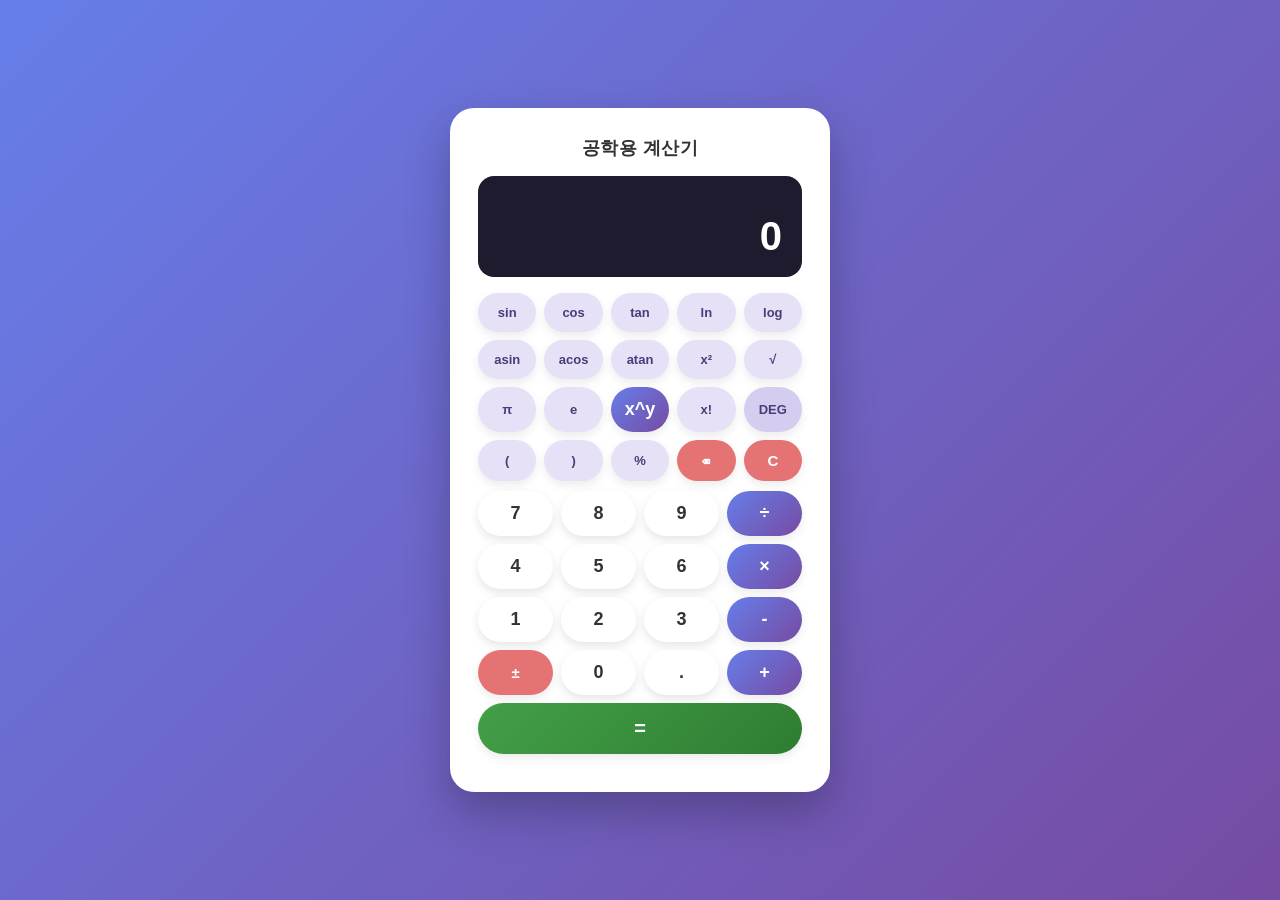
<file: calculator/index.html>
<!DOCTYPE html>
<html lang="ko">
<head>
<meta charset="UTF-8">
<title>공학용 계산기</title>
<link rel="stylesheet" href="style.css">
</head>
<body>
<!-- 계산기 카드 -->
<div class="calculator">
  <h1 class="title">공학용 계산기</h1>

  <!-- 입력 수식과 결과를 보여주는 디스플레이 -->
  <div class="display">
    <div class="expression" id="expression"></div>
    <div class="result" id="result">0</div>
  </div>

  <!-- 공학 함수 버튼 영역 -->
  <div class="pad sci-pad">
    <button class="btn func" data-func="sin">sin</button>
    <button class="btn func" data-func="cos">cos</button>
    <button class="btn func" data-func="tan">tan</button>
    <button class="btn func" data-func="ln">ln</button>
    <button class="btn func" data-func="log">log</button>

    <button class="btn func" data-func="asin">asin</button>
    <button class="btn func" data-func="acos">acos</button>
    <button class="btn func" data-func="atan">atan</button>
    <button class="btn postfix" data-value="²">x²</button>
    <button class="btn func" data-func="√">√</button>

    <button class="btn const" data-value="π">π</button>
    <button class="btn const" data-value="e">e</button>
    <button class="btn op" data-value="^">x^y</button>
    <button class="btn postfix" data-value="!">x!</button>
    <button id="degToggle" class="btn mode">DEG</button>

    <button class="btn paren" data-value="(">(</button>
    <button class="btn paren" data-value=")">)</button>
    <button class="btn postfix" data-value="%">%</button>
    <button id="backspace" class="btn action">⌫</button>
    <button id="clear" class="btn action">C</button>
  </div>

  <!-- 일반 숫자 키패드 영역 -->
  <div class="pad num-pad">
    <button class="btn num" data-value="7">7</button>
    <button class="btn num" data-value="8">8</button>
    <button class="btn num" data-value="9">9</button>
    <button class="btn op" data-value="/">÷</button>

    <button class="btn num" data-value="4">4</button>
    <button class="btn num" data-value="5">5</button>
    <button class="btn num" data-value="6">6</button>
    <button class="btn op" data-value="*">×</button>

    <button class="btn num" data-value="1">1</button>
    <button class="btn num" data-value="2">2</button>
    <button class="btn num" data-value="3">3</button>
    <button class="btn op" data-value="-">-</button>

    <button id="plusMinus" class="btn action">±</button>
    <button class="btn num" data-value="0">0</button>
    <button class="btn num" data-value=".">.</button>
    <button class="btn op" data-value="+">+</button>

    <button id="equals" class="btn equals">=</button>
  </div>
</div>

<script src="main.js"></script>
</body>
</html>
</file>
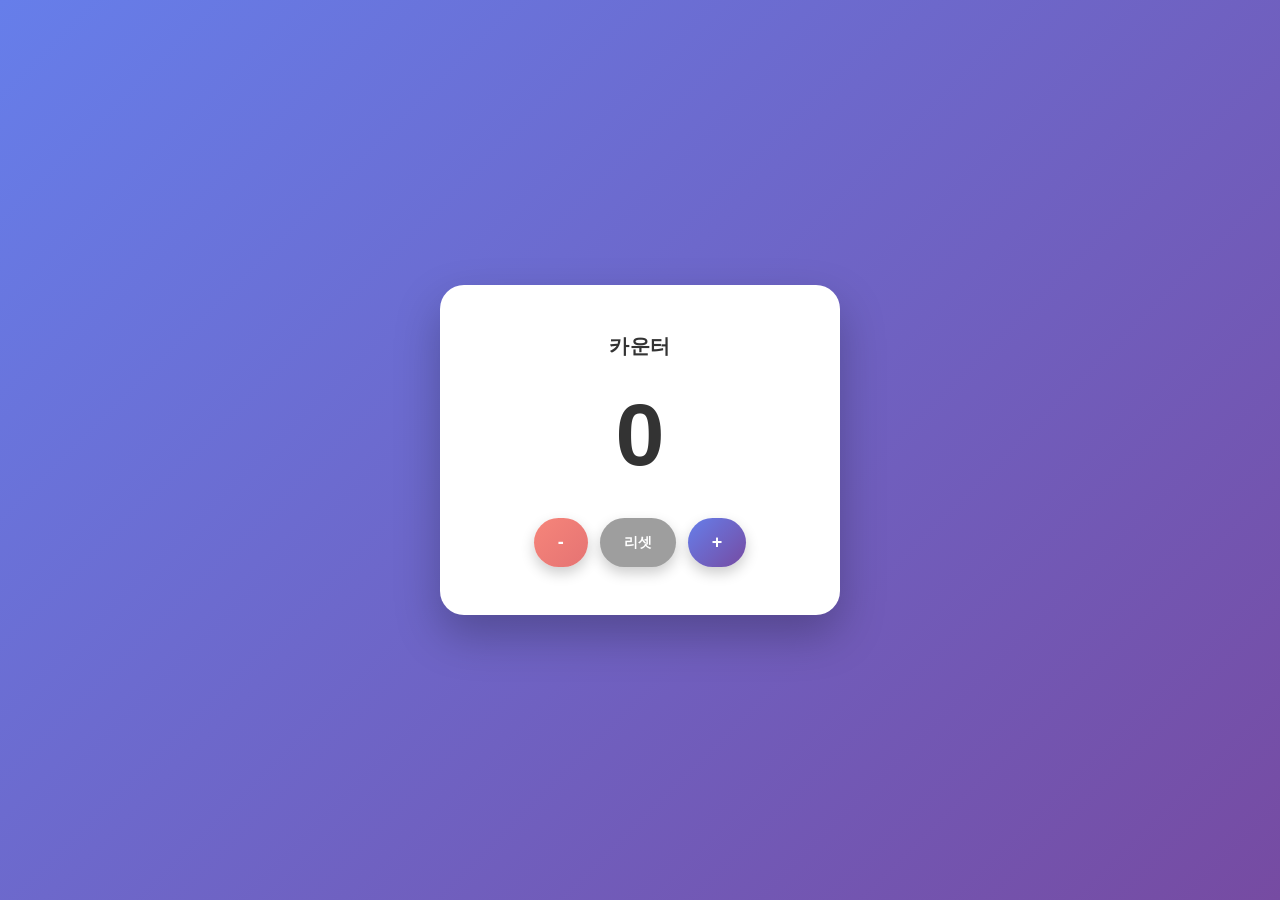
<file: counter/index.html>
<!DOCTYPE html>
<html lang="ko">
<head>
<meta charset="UTF-8">
<title>카운터</title>
<link rel="stylesheet" href="style.css">
</head>
<body>
<!-- 카운터 카드 -->
<div class="card">
  <!-- 페이지 제목 -->
  <h1 class="title">카운터</h1>
  <!-- 현재 숫자를 표시하는 영역 -->
  <div class="count" id="count">0</div>

  <!-- 증가/감소/리셋 버튼 -->
  <div class="buttons">
    <button id="decreaseBtn" class="btn minus">-</button>
    <button id="resetBtn" class="btn reset">리셋</button>
    <button id="increaseBtn" class="btn plus">+</button>
  </div>
</div>

<script src="main.js"></script>
</body>
</html>
</file>
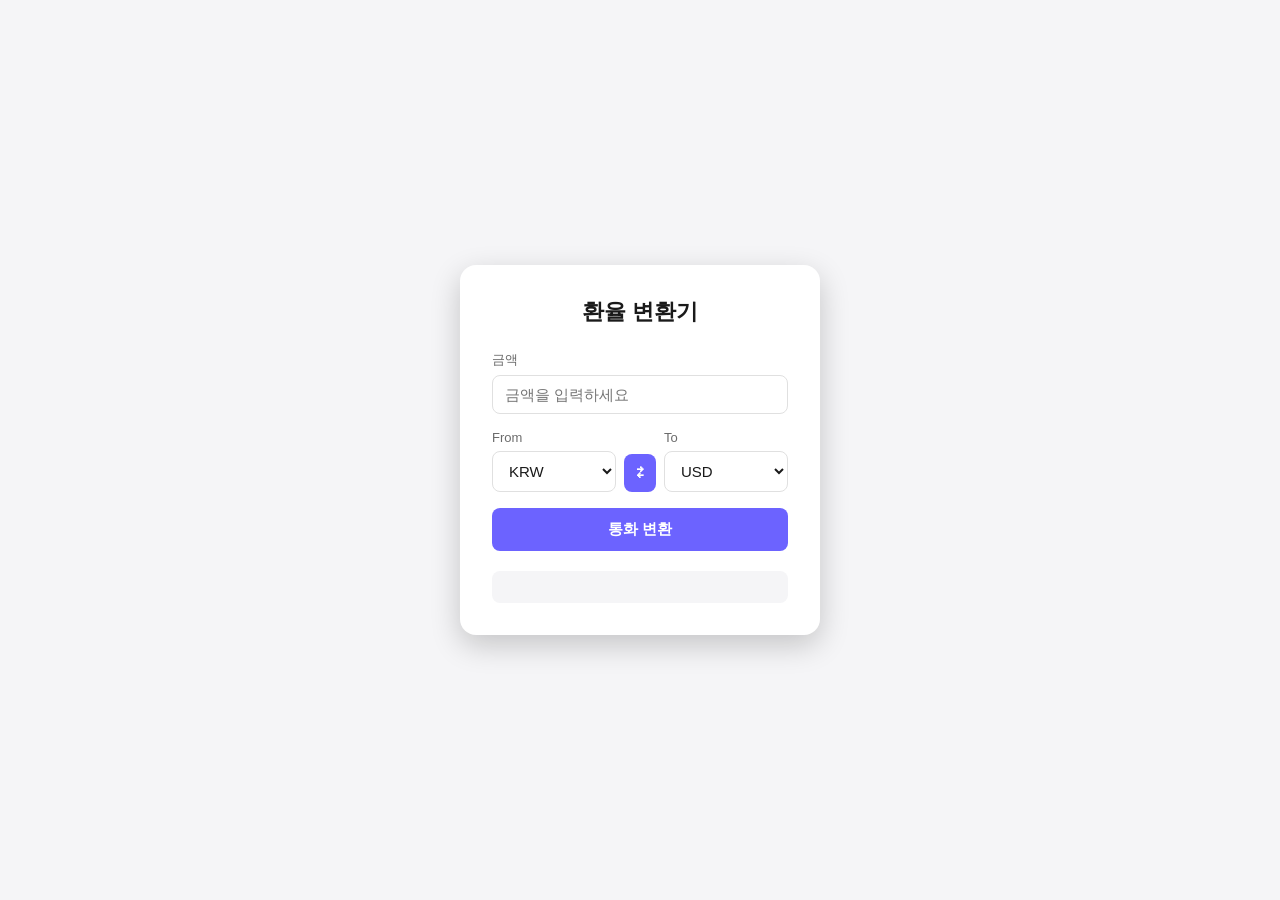
<file: exchangerate/index.html>
<!DOCTYPE html>
<html lang="ko">
<head>
<meta charset="UTF-8">
<meta name="viewport" content="width=device-width, initial-scale=1.0">
<title>환율 변환기</title>
<!-- 포트폴리오에서 선택한 테마를 화면 그리기 전에 적용 -->
<script>
document.documentElement.setAttribute('data-theme', localStorage.getItem('portfolio-theme') || 'light');
</script>
<link rel="stylesheet" href="style.css">
</head>
<body>
<div class="container">
  <h1>환율 변환기</h1>

  <div class="field">
    <label for="amount">금액</label>
    <input type="number" id="amount" placeholder="금액을 입력하세요" min="0">
  </div>

  <div class="field currency-row">
    <div class="currency-select">
      <label for="fromCurrency">From</label>
      <select id="fromCurrency">
        <option value="USD">USD</option>
        <option value="EUR">EUR</option>
        <option value="KRW" selected>KRW</option>
        <option value="JPY">JPY</option>
      </select>
    </div>

    <button type="button" id="swap-btn" class="swap-btn" aria-label="통화 교환">⇄</button>

    <div class="currency-select">
      <label for="toCurrency">To</label>
      <select id="toCurrency">
        <option value="USD">USD</option>
        <option value="EUR">EUR</option>
        <option value="KRW">KRW</option>
        <option value="JPY">JPY</option>
      </select>
    </div>
  </div>

  <button id="convertBtn">통화 변환</button>

  <div id="result" class="result"></div>
</div>

<script src="main.js"></script>
</body>
</html>
</file>
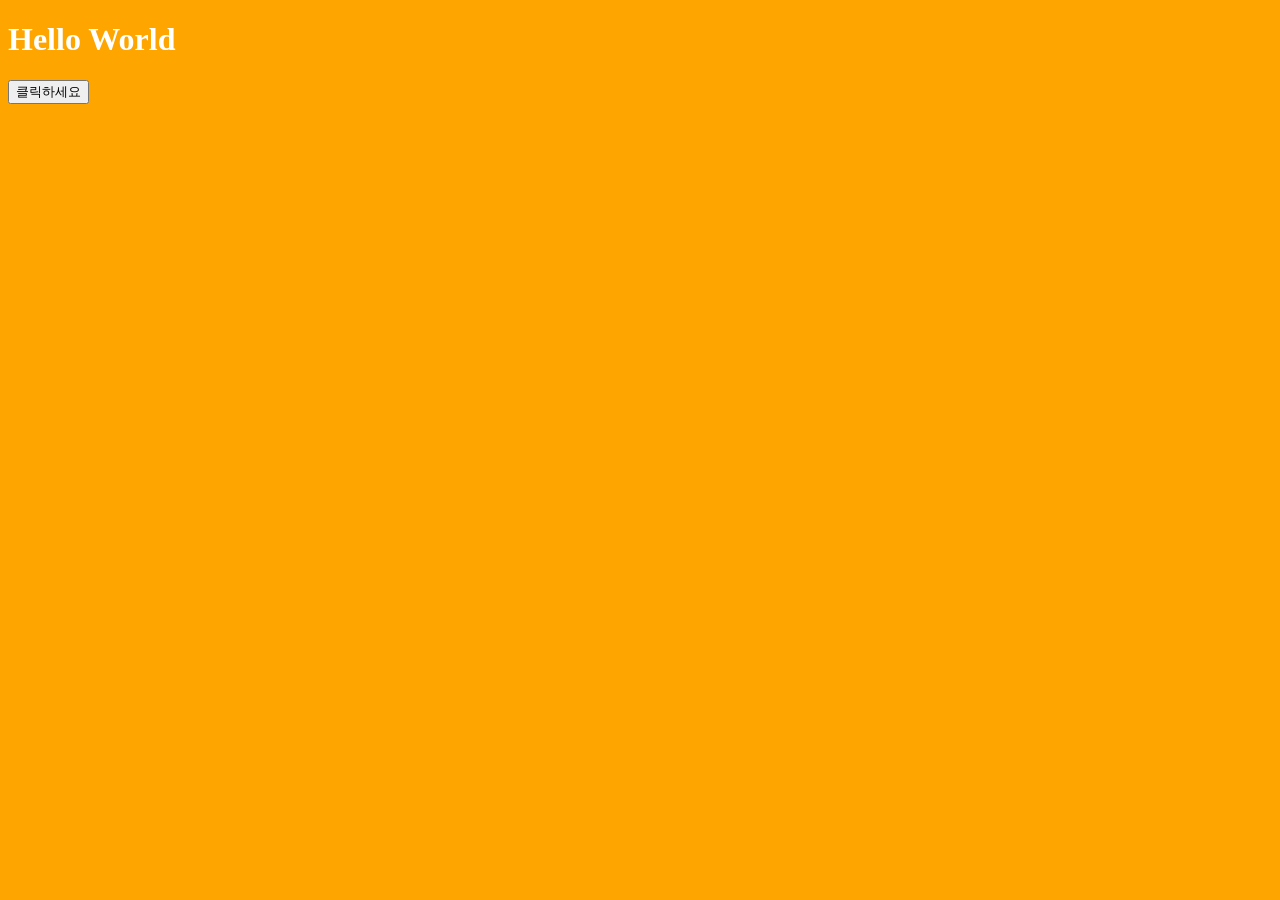
<file: hello world/index.html>
<!DOCTYPE html>
<html lang="ko">
<head>
<meta charset="UTF-8">
<title>My first web page</title>
<link rel="stylesheet" href="style.css">
</head>
<body>
<h1>Hello World</h1>
<button onclick="alert('안녕하세요'); document.body.style.background='red'; window.open('index.html');">클릭하세요</button>
</body>
</html>
</file>
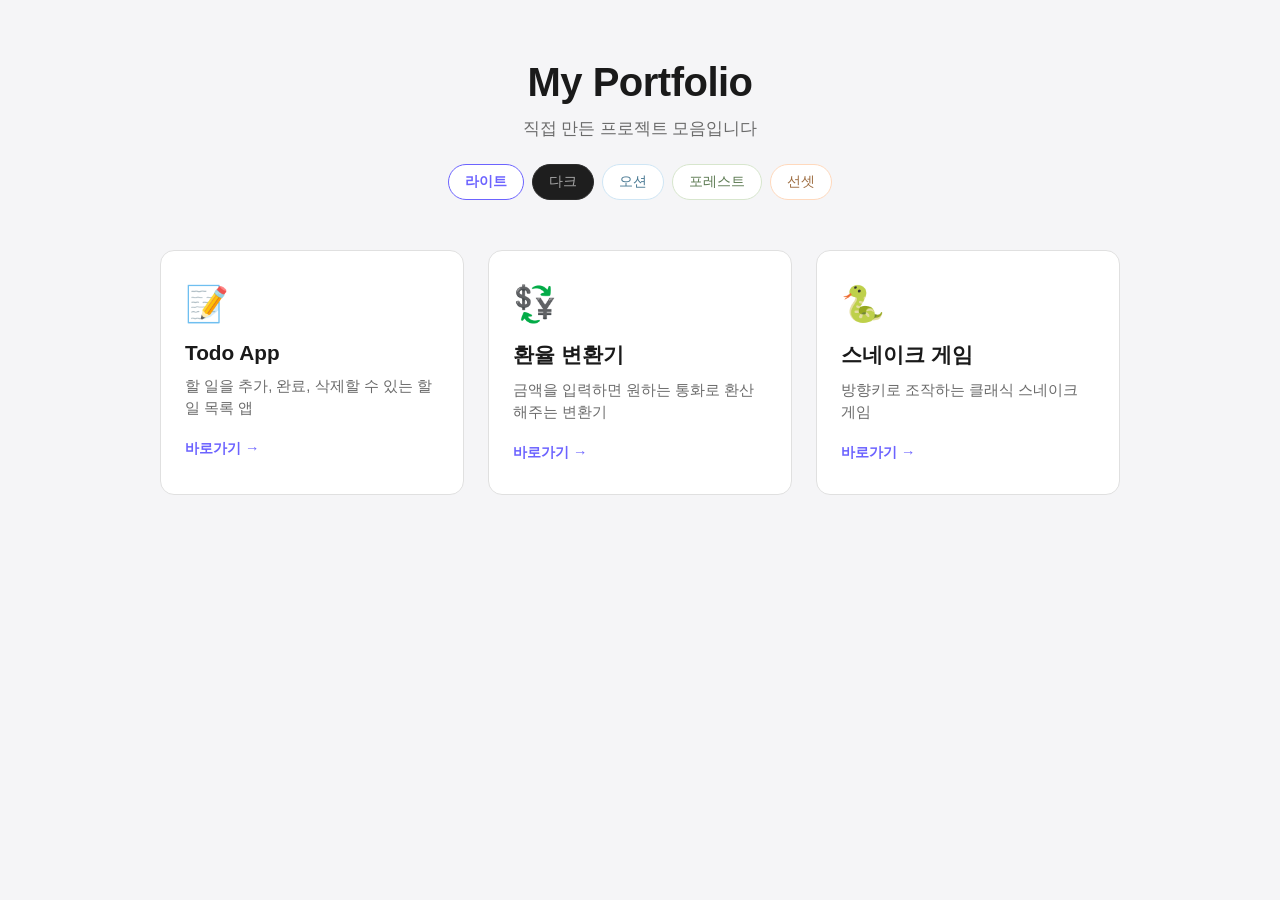
<file: portfolio/index.html>
<!DOCTYPE html>
<html lang="ko">
<head>
<meta charset="UTF-8">
<meta name="viewport" content="width=device-width, initial-scale=1.0">
<title>포트폴리오</title>
<!-- 화면 그리기 전에 저장된 테마를 미리 적용해 깜빡임 방지 -->
<script>
document.documentElement.setAttribute('data-theme', localStorage.getItem('portfolio-theme') || 'light');
</script>
<link rel="stylesheet" href="style.css">
</head>
<body>
<div class="container">
  <header class="header">
    <h1>My Portfolio</h1>
    <p class="subtitle">직접 만든 프로젝트 모음입니다</p>

    <!-- 테마 선택 스위처 -->
    <div class="theme-switcher" role="group" aria-label="테마 선택">
      <button class="theme-btn" data-theme="light" title="라이트">라이트</button>
      <button class="theme-btn" data-theme="dark" title="다크">다크</button>
      <button class="theme-btn" data-theme="ocean" title="오션">오션</button>
      <button class="theme-btn" data-theme="forest" title="포레스트">포레스트</button>
      <button class="theme-btn" data-theme="sunset" title="선셋">선셋</button>
    </div>
  </header>

  <!-- 프로젝트 카드 목록 -->
  <div class="card-grid">
    <div class="project-card" data-url="../todo/index.html">
      <div class="card-icon">📝</div>
      <h2>Todo App</h2>
      <p>할 일을 추가, 완료, 삭제할 수 있는 할 일 목록 앱</p>
      <span class="card-link">바로가기 →</span>
    </div>

    <div class="project-card" data-url="../exchangerate/index.html">
      <div class="card-icon">💱</div>
      <h2>환율 변환기</h2>
      <p>금액을 입력하면 원하는 통화로 환산해주는 변환기</p>
      <span class="card-link">바로가기 →</span>
    </div>

    <div class="project-card" data-url="../SnakeGame/index.html">
      <div class="card-icon">🐍</div>
      <h2>스네이크 게임</h2>
      <p>방향키로 조작하는 클래식 스네이크 게임</p>
      <span class="card-link">바로가기 →</span>
    </div>
  </div>
</div>

<script src="main.js"></script>
</body>
</html>
</file>
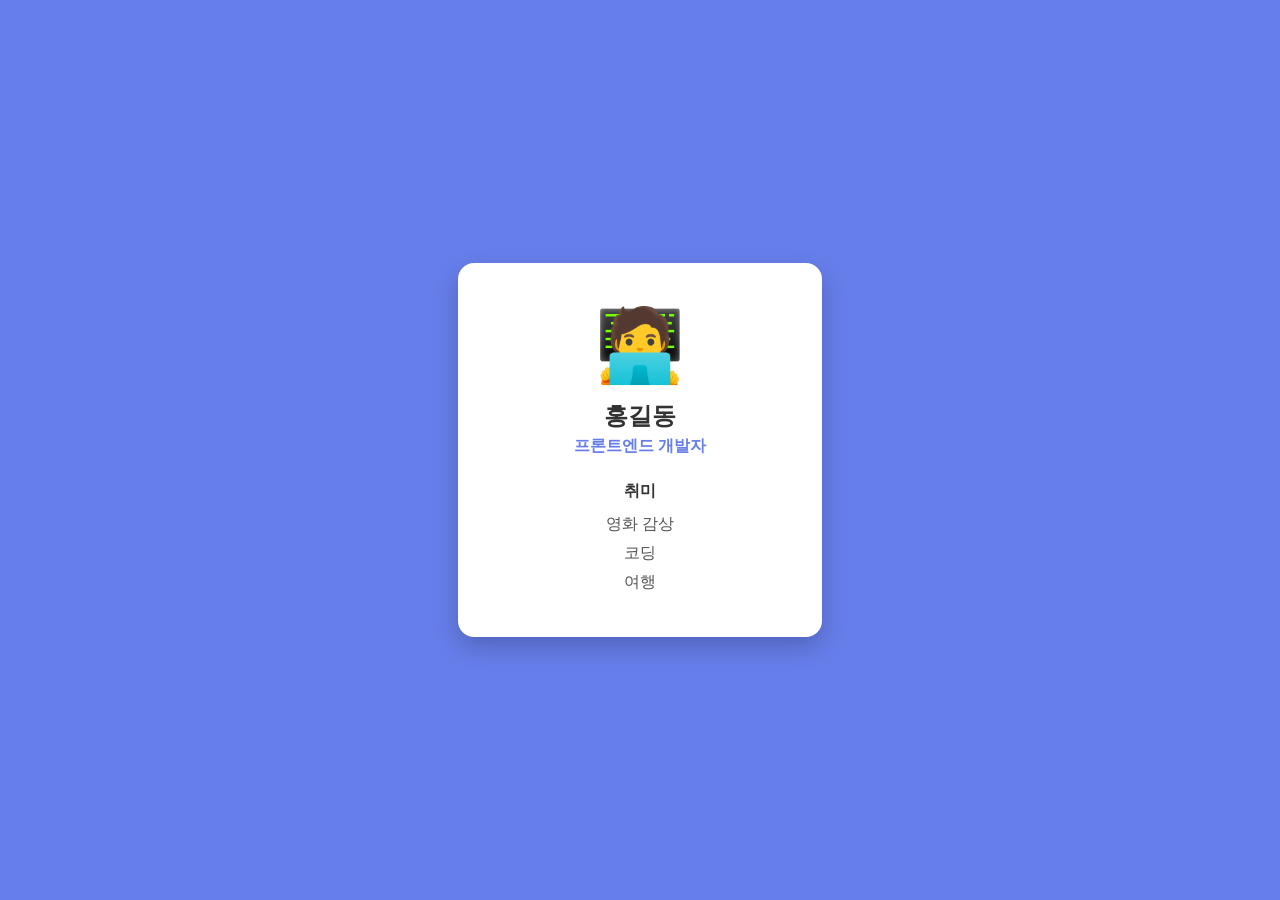
<file: profile/index.html>
<!DOCTYPE html>
<html lang="ko">
<head>
<meta charset="UTF-8">
<title>자기소개</title>
<link rel="stylesheet" href="style.css">
</head>
<body>
<!-- 자기소개 카드 -->
<div class="card">
  <!-- 프로필 아바타 (이모지) -->
  <div class="avatar">🧑‍💻</div>
  <!-- 이름 -->
  <h1 class="name">홍길동</h1>
  <!-- 직업 -->
  <p class="job">프론트엔드 개발자</p>
  <!-- 취미 목록 -->
  <div class="hobby">
    <h2>취미</h2>
    <ul>
      <li>영화 감상</li>
      <li>코딩</li>
      <li>여행</li>
    </ul>
  </div>
</div>

<!-- 초기화 스크립트 -->
<script src="main.js"></script>
</body>
</html>
</file>
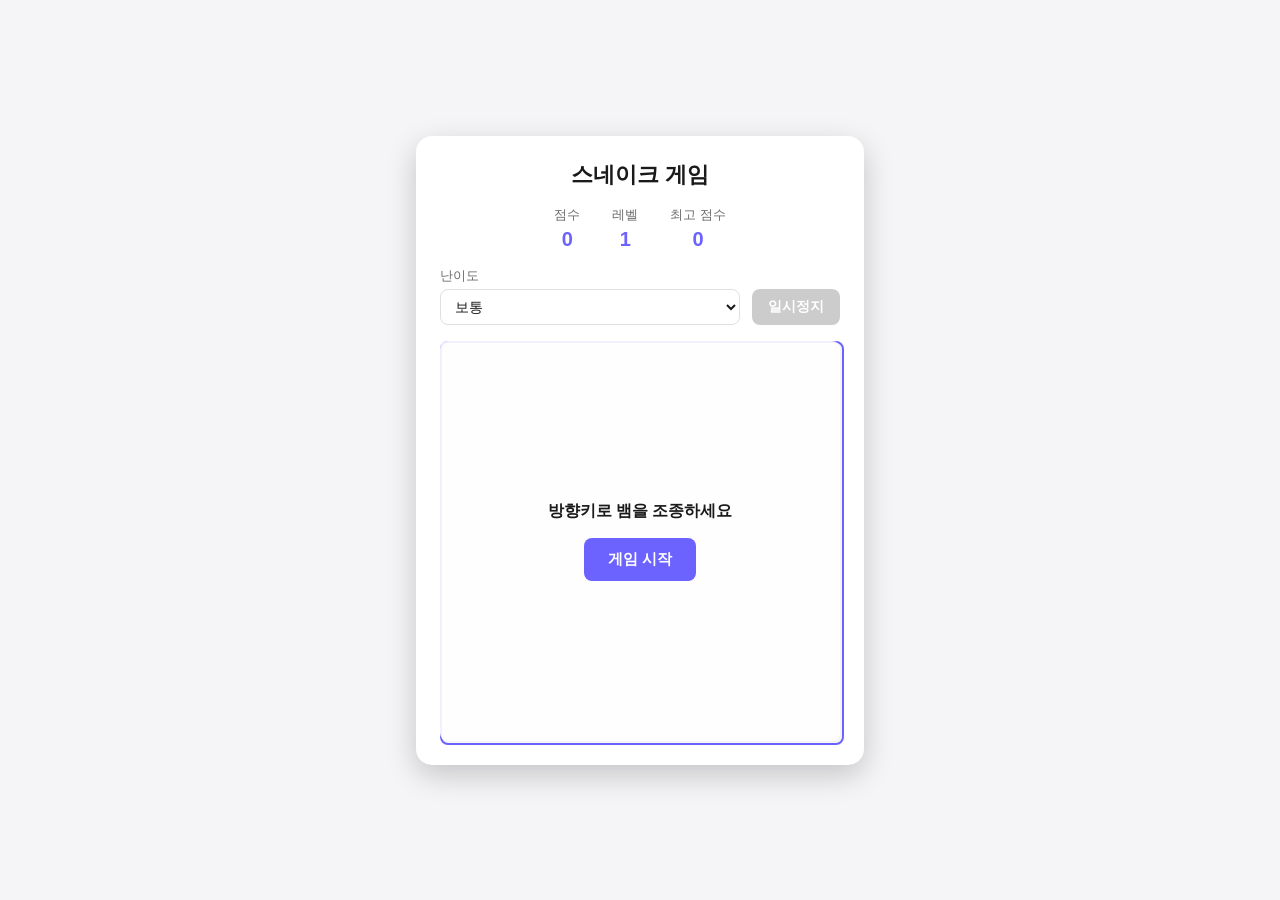
<file: SnakeGame/index.html>
<!DOCTYPE html>
<html lang="ko">
<head>
<meta charset="UTF-8">
<meta name="viewport" content="width=device-width, initial-scale=1.0">
<title>스네이크 게임</title>
<!-- 포트폴리오에서 선택한 테마를 화면 그리기 전에 적용 -->
<script>
document.documentElement.setAttribute('data-theme', localStorage.getItem('portfolio-theme') || 'light');
</script>
<link rel="stylesheet" href="style.css">
</head>
<body>
<div class="container">
  <h1>스네이크 게임</h1>

  <div class="score-board">
    <div class="score-item">
      <span class="label">점수</span>
      <span id="score">0</span>
    </div>
    <div class="score-item">
      <span class="label">레벨</span>
      <span id="level">1</span>
    </div>
    <div class="score-item">
      <span class="label">최고 점수</span>
      <span id="highScore">0</span>
    </div>
  </div>

  <div class="controls">
    <div class="difficulty-select">
      <label for="difficulty">난이도</label>
      <select id="difficulty">
        <option value="200">쉬움</option>
        <option value="150" selected>보통</option>
        <option value="100">어려움</option>
        <option value="50">매우 어려움</option>
      </select>
    </div>
    <button type="button" id="pauseBtn" disabled>일시정지</button>
  </div>

  <div class="canvas-wrap">
    <canvas id="gameCanvas" width="400" height="400"></canvas>
    <div id="overlay" class="overlay">
      <p id="overlayMessage">방향키로 뱀을 조종하세요</p>
      <button id="startBtn">게임 시작</button>
    </div>
  </div>
</div>

<script src="main.js"></script>
</body>
</html>
</file>
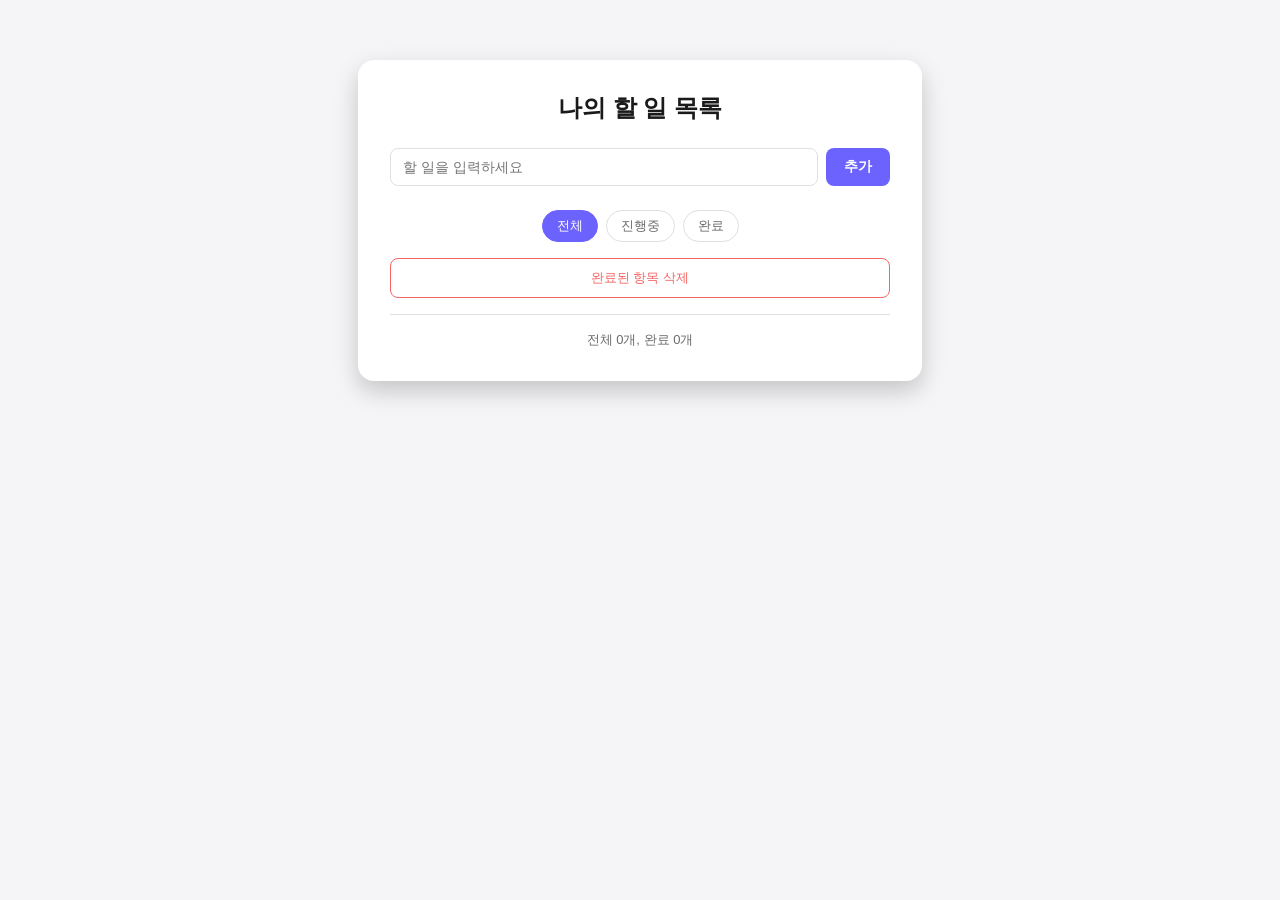
<file: todo/index.html>
<!DOCTYPE html>
<html lang="ko">
<head>
<meta charset="UTF-8">
<title>나의 할 일 목록</title>
<!-- 포트폴리오에서 선택한 테마를 화면 그리기 전에 적용 -->
<script>
document.documentElement.setAttribute('data-theme', localStorage.getItem('portfolio-theme') || 'light');
</script>
<link rel="stylesheet" href="style.css">
</head>
<body>
<!-- 할 일 목록 카드 -->
<div class="card">
  <h1>나의 할 일 목록</h1>

  <!-- 할 일 입력 영역 -->
  <div class="input-area">
    <input type="text" class="todo-input" placeholder="할 일을 입력하세요">
    <button class="add-btn">추가</button>
  </div>

  <!-- 필터 버튼 영역 (전체 / 진행중 / 완료) -->
  <div class="filter-area">
    <button class="filter-btn active" data-filter="all">전체</button>
    <button class="filter-btn" data-filter="active">진행중</button>
    <button class="filter-btn" data-filter="completed">완료</button>
  </div>

  <!-- 할 일 목록 영역 -->
  <ul class="todo-list"></ul>

  <!-- 완료된 항목을 한 번에 삭제하는 버튼 -->
  <button class="clear-completed-btn">완료된 항목 삭제</button>

  <!-- 전체/완료 개수 표시 영역 -->
  <p class="todo-count"></p>
</div>

<!-- 초기화 스크립트 -->
<script src="main.js"></script>
</body>
</html>
</file>
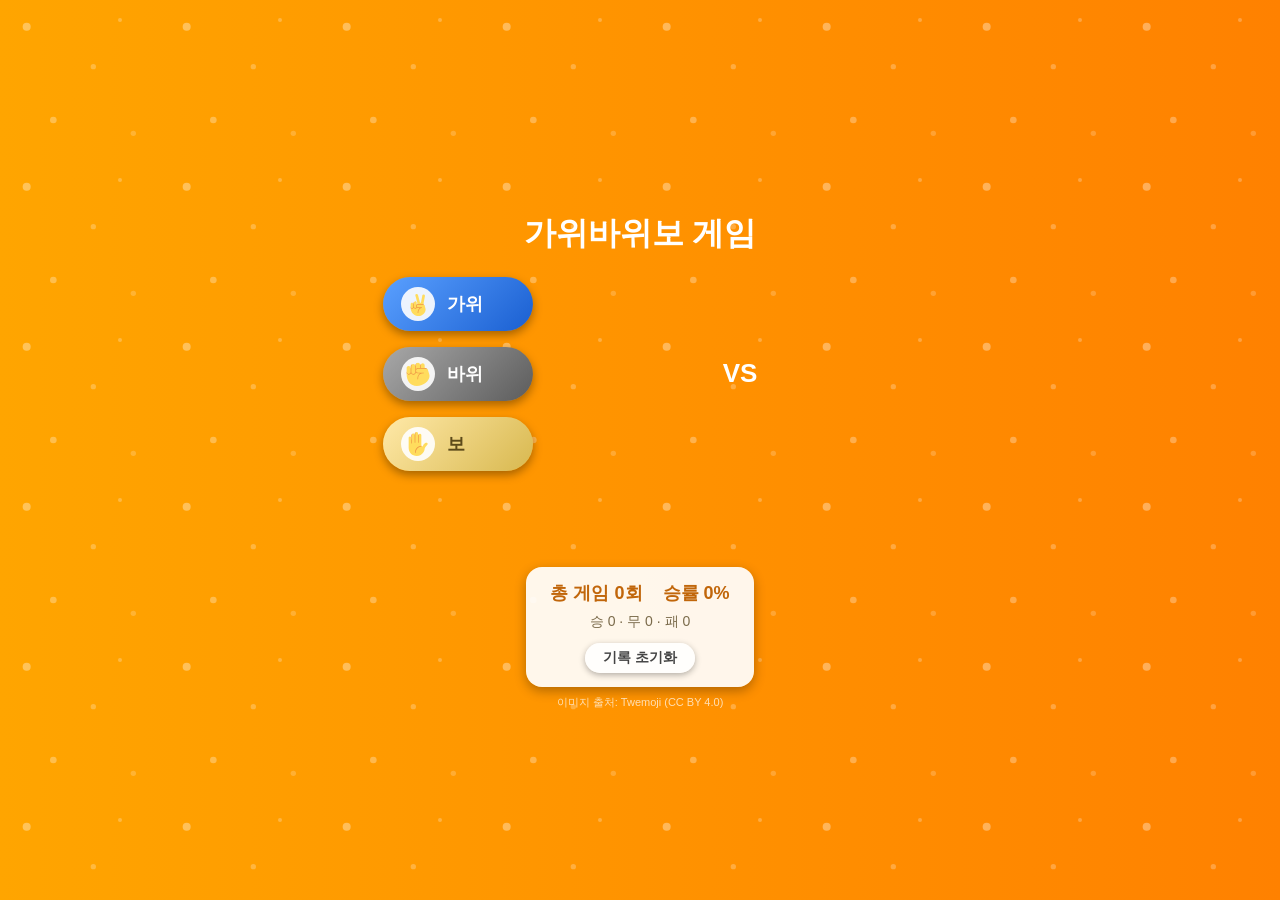
<file: hello world/rps.html>
<!DOCTYPE html>
<html lang="ko">
<head>
<meta charset="UTF-8">
<title>가위 바위 보 게임</title>
<style>
html, body {
  overflow: hidden;
  margin: 0;
  height: 100%;
}
body {
  position: relative;
  background: linear-gradient(270deg, orange, gold, orangered, orange);
  background-size: 800% 800%;
  animation: moveBackground 10s ease infinite;
  color: white;
  font-family: sans-serif;
  text-align: center;
  box-sizing: border-box;
  height: 100vh;
  display: flex;
  flex-direction: column;
  justify-content: center;
  align-items: center;
  padding: 0;
}
/* 반짝이는 별 패턴을 얹어 배경을 하나의 그림처럼 꾸며줌 */
body::before {
  content: '';
  position: fixed;
  inset: 0;
  background-image: url("data:image/svg+xml,%3Csvg xmlns='http://www.w3.org/2000/svg' width='120' height='120'%3E%3Ccircle cx='20' cy='20' r='3' fill='white' opacity='0.35'/%3E%3Ccircle cx='70' cy='50' r='2' fill='white' opacity='0.25'/%3E%3Ccircle cx='40' cy='90' r='2.5' fill='white' opacity='0.3'/%3E%3Ccircle cx='100' cy='100' r='2' fill='white' opacity='0.2'/%3E%3Ccircle cx='90' cy='15' r='1.5' fill='white' opacity='0.25'/%3E%3C/svg%3E");
  background-size: 160px 160px;
  z-index: 0;
  pointer-events: none;
}
h1, .game-area, #result {
  position: relative;
  z-index: 1;
}
@keyframes moveBackground {
  0% { background-position: 0% 50%; }
  50% { background-position: 100% 50%; }
  100% { background-position: 0% 50%; }
}
.game-area {
  display: flex;
  align-items: center;
  gap: 50px;
}
.buttons {
  display: flex;
  flex-direction: column;
  gap: 16px;
}
.choice-btn {
  display: flex;
  align-items: center;
  gap: 12px;
  width: 150px;
  padding: 10px 18px;
  border: none;
  border-radius: 50px;
  color: white;
  font-size: 18px;
  font-weight: bold;
  cursor: pointer;
  box-shadow: 0 4px 10px rgba(0, 0, 0, 0.35);
  transition: transform 0.15s ease, box-shadow 0.15s ease;
}
.choice-btn .btn-icon {
  width: 34px;
  height: 34px;
  flex-shrink: 0;
  border-radius: 50%;
  background: rgba(255, 255, 255, 0.9);
  display: flex;
  align-items: center;
  justify-content: center;
}
.choice-btn .btn-icon img {
  width: 24px;
  height: 24px;
}
.choice-btn:hover {
  transform: translateY(-4px) scale(1.05);
  box-shadow: 0 8px 18px rgba(0, 0, 0, 0.45);
}
.choice-btn:active {
  transform: translateY(0) scale(0.95);
}
.choice-btn.scissors { background: linear-gradient(135deg, #5aa0ff, #1a5fd1); }
.choice-btn.rock     { background: linear-gradient(135deg, #a8a8a8, #5c5c5c); }
.choice-btn.paper    { background: linear-gradient(135deg, #ffe9a8, #d8b84f); color: #5c4a1a; }

.battle {
  display: flex;
  justify-content: center;
  align-items: center;
  gap: 30px;
}
.choice-box {
  width: 110px;
  height: 110px;
  border-radius: 50%;
  background: rgba(255, 255, 255, 0.95);
  display: flex;
  align-items: center;
  justify-content: center;
  box-shadow: 0 0 0 6px rgba(255, 255, 255, 0.25), 0 8px 20px rgba(0, 0, 0, 0.4);
  opacity: 0;
  transform: scale(0.3);
}
.choice-box img {
  width: 64px;
  height: 64px;
}
.choice-box.show {
  animation: popIn 0.5s ease forwards;
}
.vs {
  font-size: 26px;
  font-weight: bold;
}
@keyframes popIn {
  0% { opacity: 0; transform: scale(0.3) rotate(-20deg); }
  70% { opacity: 1; transform: scale(1.3) rotate(10deg); }
  100% { opacity: 1; transform: scale(1) rotate(0deg); }
}
#result {
  font-size: 40px;
  font-weight: bold;
  margin-top: 20px;
  min-height: 60px;
  opacity: 0;
}
#result.show {
  animation: resultPop 0.6s ease forwards;
}
#result.win {
  color: gold;
  text-shadow: 0 0 10px gold, 0 0 20px orange, 0 0 30px red;
}
#result.lose {
  color: #7fd7ff;
  text-shadow: 0 0 10px #7fd7ff, 0 0 20px blue;
}
#result.draw {
  color: white;
  text-shadow: 0 0 10px white, 0 0 20px silver;
}
@keyframes resultPop {
  0% { opacity: 0; transform: scale(0.5); }
  60% { opacity: 1; transform: scale(1.4); }
  100% { opacity: 1; transform: scale(1); }
}
.stats {
  position: relative;
  z-index: 1;
  margin-top: 16px;
  padding: 14px 24px;
  background: rgba(255, 255, 255, 0.92);
  border-radius: 16px;
  box-shadow: 0 4px 12px rgba(0, 0, 0, 0.3);
  display: flex;
  flex-direction: column;
  align-items: center;
  gap: 8px;
  font-size: 16px;
  color: #4a3a1a;
}
.stats-main {
  display: flex;
  gap: 20px;
  font-size: 18px;
  font-weight: bold;
  color: #c1660a;
}
.stats-detail {
  font-size: 14px;
  color: #7a6a4a;
}
.reset-btn {
  margin-top: 4px;
  padding: 6px 18px;
  border: none;
  border-radius: 20px;
  background: rgba(255, 255, 255, 0.85);
  color: #444;
  font-size: 14px;
  font-weight: bold;
  cursor: pointer;
  box-shadow: 0 2px 6px rgba(0, 0, 0, 0.3);
  transition: transform 0.15s ease, background 0.15s ease;
}
.reset-btn:hover {
  background: white;
  transform: translateY(-2px);
}
.reset-btn:active {
  transform: translateY(0) scale(0.95);
}
.credit {
  position: relative;
  z-index: 1;
  margin-top: 8px;
  font-size: 11px;
  opacity: 0.7;
}
</style>
</head>
<body>
<h1>가위바위보 게임</h1>

<div class="game-area">
  <div class="buttons">
    <button class="choice-btn scissors" onclick="play('가위')">
      <span class="btn-icon" id="btnIcon-가위"></span>
      가위
    </button>
    <button class="choice-btn rock" onclick="play('바위')">
      <span class="btn-icon" id="btnIcon-바위"></span>
      바위
    </button>
    <button class="choice-btn paper" onclick="play('보')">
      <span class="btn-icon" id="btnIcon-보"></span>
      보
    </button>
  </div>

  <div class="battle">
    <div id="userChoice" class="choice-box"></div>
    <div class="vs">VS</div>
    <div id="computerChoice" class="choice-box"></div>
  </div>
</div>

<div id="result"></div>

<div class="stats">
  <div class="stats-main">
    <span>총 게임 <span id="totalCount">0</span>회</span>
    <span>승률 <span id="winRate">0%</span></span>
  </div>
  <div class="stats-detail">승 <span id="winCount">0</span> · 무 <span id="drawCount">0</span> · 패 <span id="loseCount">0</span></div>
  <button class="reset-btn" onclick="resetStats()">기록 초기화</button>
</div>

<div class="credit">이미지 출처: Twemoji (CC BY 4.0)</div>

<script>
// 가위/바위/보를 무료 이모지 이미지(Twemoji, CC BY 4.0)로 표현
const images = {
  '가위': `<img src="images/scissors.svg" alt="가위">`,
  '바위': `<img src="images/rock.svg" alt="바위">`,
  '보': `<img src="images/paper.svg" alt="보">`
};

// 버튼 아이콘 채우기
Object.keys(images).forEach(key => {
  document.getElementById('btnIcon-' + key).innerHTML = images[key];
});

// 승부 기록
let stats = { win: 0, lose: 0, draw: 0 };

function updateStatsDisplay() {
  const total = stats.win + stats.lose + stats.draw;
  const rate = total === 0 ? 0 : Math.round((stats.win / total) * 100);
  document.getElementById('totalCount').textContent = total;
  document.getElementById('winRate').textContent = rate + '%';
  document.getElementById('winCount').textContent = stats.win;
  document.getElementById('drawCount').textContent = stats.draw;
  document.getElementById('loseCount').textContent = stats.lose;
}

function resetStats() {
  stats = { win: 0, lose: 0, draw: 0 };
  updateStatsDisplay();

  const userBox = document.getElementById('userChoice');
  const computerBox = document.getElementById('computerChoice');
  const resultBox = document.getElementById('result');

  userBox.innerHTML = '';
  computerBox.innerHTML = '';
  resultBox.textContent = '';
  [userBox, computerBox, resultBox].forEach(el => {
    el.classList.remove('show', 'win', 'lose', 'draw');
  });
}

function play(user) {
  const choices = ['가위', '바위', '보'];
  const computer = choices[Math.floor(Math.random() * 3)];

  let outcome, resultClass;
  if (user === computer) {
    outcome = '무승부 😐';
    resultClass = 'draw';
    stats.draw++;
  } else if (
    (user === '가위' && computer === '보') ||
    (user === '바위' && computer === '가위') ||
    (user === '보' && computer === '바위')
  ) {
    outcome = '승리! 🎉';
    resultClass = 'win';
    stats.win++;
  } else {
    outcome = '패배 😢';
    resultClass = 'lose';
    stats.lose++;
  }

  const userBox = document.getElementById('userChoice');
  const computerBox = document.getElementById('computerChoice');
  const resultBox = document.getElementById('result');

  userBox.innerHTML = images[user];
  computerBox.innerHTML = images[computer];
  resultBox.textContent = outcome;

  [userBox, computerBox, resultBox].forEach(el => {
    el.classList.remove('show', 'win', 'lose', 'draw');
    void el.offsetWidth;
  });
  userBox.classList.add('show');
  computerBox.classList.add('show');
  resultBox.classList.add('show', resultClass);

  updateStatsDisplay();
}
</script>
</body>
</html>
</file>
<file: calculator/style.css>
body {
  margin: 0;
  min-height: 100vh;
  display: flex;
  justify-content: center;
  align-items: center;
  /* 보라색 그라데이션 배경 */
  background: linear-gradient(135deg, #667eea 0%, #764ba2 100%);
  font-family: "Segoe UI", sans-serif;
  padding: 20px;
  box-sizing: border-box;
}

.calculator {
  background: white;
  border-radius: 24px;
  padding: 28px;
  width: 380px;
  max-width: 100%;
  box-shadow: 0 20px 45px rgba(0, 0, 0, 0.25);
  box-sizing: border-box;
}

.title {
  margin: 0 0 16px;
  text-align: center;
  color: #333;
  font-size: 18px;
  font-weight: 600;
  letter-spacing: 0.5px;
}

/* 수식/결과 디스플레이 */
.display {
  background: #1e1b2e;
  border-radius: 16px;
  padding: 18px 20px;
  margin-bottom: 16px;
  text-align: right;
  overflow: hidden;
}

.expression {
  min-height: 20px;
  color: #b3aed1;
  font-size: 15px;
  white-space: nowrap;
  overflow-x: auto;
}

.result {
  color: white;
  font-size: 40px;
  font-weight: 800;
  white-space: nowrap;
  overflow-x: auto;
}

/* 버튼 영역 공통 그리드 */
.pad {
  display: grid;
  gap: 8px;
  margin-bottom: 10px;
}

.sci-pad {
  grid-template-columns: repeat(5, 1fr);
}

.num-pad {
  grid-template-columns: repeat(4, 1fr);
}

.btn {
  border: none;
  border-radius: 999px;
  padding: 12px 0;
  font-size: 15px;
  font-weight: bold;
  cursor: pointer;
  color: #333;
  background: #f0eef7;
  box-shadow: 0 4px 10px rgba(0, 0, 0, 0.08);
  transition: transform 0.15s ease, box-shadow 0.15s ease, opacity 0.15s ease;
}

.btn:hover {
  transform: translateY(-2px);
  box-shadow: 0 8px 16px rgba(0, 0, 0, 0.18);
  opacity: 0.95;
}

.btn:active {
  transform: translateY(0);
  box-shadow: 0 3px 8px rgba(0, 0, 0, 0.15);
}

/* 공학 함수 / 상수 버튼 */
.func,
.const,
.postfix,
.paren {
  color: #4a3d78;
  background: #e6e1f7;
  font-size: 13px;
}

/* DEG/RAD 각도 모드 버튼 */
.mode {
  background: #d5cdf0;
  color: #4a3d78;
  font-size: 13px;
}

/* 숫자 버튼 */
.num {
  background: #ffffff;
  color: #333;
  font-size: 18px;
  box-shadow: 0 4px 10px rgba(0, 0, 0, 0.1);
}

/* 사칙연산 버튼 */
.op {
  background: linear-gradient(135deg, #667eea, #764ba2);
  color: white;
  font-size: 18px;
}

/* C, ⌫, ± 등 동작 버튼 */
.action {
  background: #e57373;
  color: white;
  font-size: 15px;
}

/* = 버튼: 전체 너비 */
.equals {
  grid-column: 1 / -1;
  background: linear-gradient(135deg, #43a047, #2e7d32);
  color: white;
  font-size: 20px;
  padding: 14px 0;
}
</file>
<file: counter/style.css>
body {
  margin: 0;
  min-height: 100vh;
  display: flex;
  justify-content: center;
  align-items: center;
  /* 보라색 그라데이션 배경 */
  background: linear-gradient(135deg, #667eea 0%, #764ba2 100%);
  font-family: "Segoe UI", sans-serif;
}

.card {
  background: white;
  border-radius: 24px;
  padding: 48px 40px;
  width: 320px;
  text-align: center;
  box-shadow: 0 20px 45px rgba(0, 0, 0, 0.25);
}

/* 페이지 제목 */
.title {
  margin: 0 0 24px;
  color: #333;
  font-size: 20px;
  font-weight: 600;
  letter-spacing: 0.5px;
}

/* 화면 중앙에 크게, 굵게 표시되는 숫자 */
.count {
  font-size: 88px;
  font-weight: 800;
  color: #333;
  margin-bottom: 32px;
  transition: color 0.2s;
}

/* 양수일 때 초록색 */
.count.positive {
  color: #2e7d32;
}

/* 음수일 때 빨간색 */
.count.negative {
  color: #c62828;
}

.buttons {
  display: flex;
  justify-content: center;
  gap: 12px;
}

/* pill 형태 버튼 + 그림자 + 호버 효과 */
.btn {
  border: none;
  border-radius: 999px;
  padding: 14px 24px;
  font-size: 18px;
  font-weight: bold;
  cursor: pointer;
  color: white;
  box-shadow: 0 6px 14px rgba(0, 0, 0, 0.2);
  transition: transform 0.15s ease, box-shadow 0.15s ease, opacity 0.15s ease;
}

.btn:hover {
  transform: translateY(-3px);
  box-shadow: 0 10px 20px rgba(0, 0, 0, 0.28);
  opacity: 0.95;
}

.btn:active {
  transform: translateY(0);
  box-shadow: 0 4px 10px rgba(0, 0, 0, 0.2);
}

/* 증가 버튼 */
.plus {
  background: linear-gradient(135deg, #667eea, #764ba2);
}

/* 감소 버튼 */
.minus {
  background: linear-gradient(135deg, #f6857a, #e57373);
}

/* 리셋 버튼 */
.reset {
  background: #9e9e9e;
  font-size: 14px;
}
</file>
<file: exchangerate/style.css>
* {
  box-sizing: border-box;
  margin: 0;
  padding: 0;
}

/* 기본(라이트) 테마 - portfolio와 동일한 색상 체계 */
:root {
  --bg: #f5f5f7;
  --card-bg: #ffffff;
  --card-border: #e0e0e0;
  --text-primary: #1a1a1a;
  --text-secondary: #6b6b6b;
  --accent: #6c63ff;
  --accent-hover: #5a52e0;
}

/* 다크 테마 */
[data-theme="dark"] {
  --bg: #121212;
  --card-bg: #1e1e1e;
  --card-border: #2c2c2c;
  --text-primary: #ffffff;
  --text-secondary: #a8a8a8;
  --accent: #6c63ff;
  --accent-hover: #8078ff;
}

/* 오션 테마 */
[data-theme="ocean"] {
  --bg: #eaf4fb;
  --card-bg: #ffffff;
  --card-border: #cfe6f5;
  --text-primary: #0b3550;
  --text-secondary: #4a7a94;
  --accent: #1f8fd1;
  --accent-hover: #1877ad;
}

/* 포레스트 테마 */
[data-theme="forest"] {
  --bg: #f0f5ec;
  --card-bg: #ffffff;
  --card-border: #d7e6cd;
  --text-primary: #23401f;
  --text-secondary: #5c7a52;
  --accent: #4a9c3f;
  --accent-hover: #3d8234;
}

/* 선셋 테마 */
[data-theme="sunset"] {
  --bg: #fff2e8;
  --card-bg: #ffffff;
  --card-border: #ffd9bd;
  --text-primary: #5a2d0c;
  --text-secondary: #9c6b3f;
  --accent: #ff7a45;
  --accent-hover: #e8632e;
}

body {
  min-height: 100vh;
  display: flex;
  align-items: center;
  justify-content: center;
  font-family: 'Segoe UI', sans-serif;
  background: var(--bg);
  transition: background-color 0.2s ease;
}

.container {
  width: 360px;
  background: var(--card-bg);
  border-radius: 16px;
  padding: 32px;
  box-shadow: 0 10px 30px rgba(0, 0, 0, 0.2);
}

h1 {
  text-align: center;
  font-size: 22px;
  color: var(--text-primary);
  margin-bottom: 24px;
}

.field {
  margin-bottom: 16px;
}

label {
  display: block;
  font-size: 13px;
  color: var(--text-secondary);
  margin-bottom: 6px;
}

input,
select {
  width: 100%;
  padding: 10px 12px;
  border: 1px solid var(--card-border);
  border-radius: 8px;
  font-size: 15px;
  background: var(--card-bg);
  color: var(--text-primary);
}

input:focus,
select:focus {
  outline: none;
  border-color: var(--accent);
}

.currency-row {
  display: flex;
  align-items: flex-end;
  gap: 8px;
}

.currency-select {
  flex: 1;
}

.swap-btn {
  flex: 0 0 auto;
  width: auto;
  padding: 10px 12px;
  font-size: 16px;
}

button {
  width: 100%;
  padding: 12px;
  border: none;
  border-radius: 8px;
  background: var(--accent);
  color: #fff;
  font-size: 15px;
  font-weight: 600;
  cursor: pointer;
}

button:hover {
  background: var(--accent-hover);
}

.result {
  margin-top: 20px;
  padding: 16px;
  min-height: 24px;
  text-align: center;
  font-size: 16px;
  font-weight: 600;
  color: var(--text-primary);
  background: var(--bg);
  border-radius: 8px;
}
</file>
<file: hello world/style.css>
body {
  background-color: orange;
  color: white;
}
</file>
<file: portfolio/style.css>
/* 포트폴리오 스타일 - 테마별 색상은 CSS 변수로 관리 */
* {
  margin: 0;
  padding: 0;
  box-sizing: border-box;
}

/* 기본(라이트) 테마 */
:root {
  --bg: #f5f5f7;
  --card-bg: #ffffff;
  --card-border: #e0e0e0;
  --text-primary: #1a1a1a;
  --text-secondary: #6b6b6b;
  --accent: #6c63ff;
  --accent-shadow: rgba(108, 99, 255, 0.18);
}

/* 다크 테마 */
[data-theme="dark"] {
  --bg: #121212;
  --card-bg: #1e1e1e;
  --card-border: #2c2c2c;
  --text-primary: #ffffff;
  --text-secondary: #a8a8a8;
  --accent: #6c63ff;
  --accent-shadow: rgba(108, 99, 255, 0.25);
}

/* 오션 테마 */
[data-theme="ocean"] {
  --bg: #eaf4fb;
  --card-bg: #ffffff;
  --card-border: #cfe6f5;
  --text-primary: #0b3550;
  --text-secondary: #4a7a94;
  --accent: #1f8fd1;
  --accent-shadow: rgba(31, 143, 209, 0.2);
}

/* 포레스트 테마 */
[data-theme="forest"] {
  --bg: #f0f5ec;
  --card-bg: #ffffff;
  --card-border: #d7e6cd;
  --text-primary: #23401f;
  --text-secondary: #5c7a52;
  --accent: #4a9c3f;
  --accent-shadow: rgba(74, 156, 63, 0.2);
}

/* 선셋 테마 */
[data-theme="sunset"] {
  --bg: #fff2e8;
  --card-bg: #ffffff;
  --card-border: #ffd9bd;
  --text-primary: #5a2d0c;
  --text-secondary: #9c6b3f;
  --accent: #ff7a45;
  --accent-shadow: rgba(255, 122, 69, 0.22);
}

body {
  min-height: 100vh;
  background-color: var(--bg);
  color: var(--text-primary);
  font-family: 'Segoe UI', 'Malgun Gothic', sans-serif;
  display: flex;
  justify-content: center;
  padding: 60px 20px;
  transition: background-color 0.2s ease, color 0.2s ease;
}

.container {
  width: 100%;
  max-width: 960px;
}

.header {
  text-align: center;
  margin-bottom: 50px;
}

.header h1 {
  font-size: 2.5rem;
  font-weight: 700;
  color: var(--text-primary);
  letter-spacing: -0.5px;
}

.subtitle {
  margin-top: 12px;
  color: var(--text-secondary);
  font-size: 1.05rem;
}

/* 테마 스위처 */
.theme-switcher {
  display: flex;
  justify-content: center;
  flex-wrap: wrap;
  gap: 8px;
  margin-top: 24px;
}

.theme-btn {
  padding: 8px 16px;
  border-radius: 20px;
  border: 1px solid var(--card-border);
  background-color: var(--card-bg);
  color: var(--text-secondary);
  font-size: 0.85rem;
  cursor: pointer;
  transition: transform 0.15s ease, border-color 0.15s ease, color 0.15s ease;
}

.theme-btn:hover {
  transform: translateY(-2px);
  color: var(--text-primary);
}

.theme-btn.active {
  border-color: var(--accent);
  color: var(--accent);
  font-weight: 600;
}

.card-grid {
  display: grid;
  grid-template-columns: repeat(auto-fit, minmax(260px, 1fr));
  gap: 24px;
}

.project-card {
  background-color: var(--card-bg);
  border: 1px solid var(--card-border);
  border-radius: 14px;
  padding: 32px 24px;
  cursor: pointer;
  transition: transform 0.2s ease, border-color 0.2s ease, box-shadow 0.2s ease,
    background-color 0.2s ease;
}

.project-card:hover {
  transform: translateY(-6px);
  border-color: var(--accent);
  box-shadow: 0 12px 24px var(--accent-shadow);
}

.card-icon {
  font-size: 2.2rem;
  margin-bottom: 16px;
}

.project-card h2 {
  font-size: 1.3rem;
  color: var(--text-primary);
  margin-bottom: 10px;
}

.project-card p {
  font-size: 0.92rem;
  color: var(--text-secondary);
  line-height: 1.5;
  margin-bottom: 20px;
}

.card-link {
  font-size: 0.9rem;
  color: var(--accent);
  font-weight: 600;
}
</file>
<file: profile/style.css>
body {
  margin: 0;
  min-height: 100vh;
  display: flex;
  justify-content: center;
  align-items: center;
  background-color: #667eea;
  font-family: sans-serif;
}

.card {
  background: white;
  border-radius: 16px;
  padding: 40px 32px;
  width: 300px;
  text-align: center;
  box-shadow: 0 10px 25px rgba(0, 0, 0, 0.2);
}

.avatar {
  font-size: 72px;
  margin-bottom: 12px;
}

.name {
  margin: 0;
  color: #333;
  font-size: 24px;
}

.job {
  margin: 4px 0 24px;
  color: #667eea;
  font-weight: bold;
}

.hobby h2 {
  font-size: 16px;
  color: #333;
  margin-bottom: 8px;
}

.hobby ul {
  list-style: none;
  padding: 0;
  margin: 0;
  color: #555;
}

.hobby li {
  padding: 4px 0;
}
</file>
<file: SnakeGame/style.css>
* {
  box-sizing: border-box;
  margin: 0;
  padding: 0;
}

/* 기본(라이트) 테마 - portfolio와 동일한 색상 체계 */
:root {
  --bg: #f5f5f7;
  --card-bg: #ffffff;
  --card-border: #e0e0e0;
  --text-primary: #1a1a1a;
  --text-secondary: #6b6b6b;
  --accent: #6c63ff;
  --accent-hover: #5a52e0;
  --overlay-bg: rgba(255, 255, 255, 0.9);
}

/* 다크 테마 */
[data-theme="dark"] {
  --bg: #121212;
  --card-bg: #1e1e1e;
  --card-border: #2c2c2c;
  --text-primary: #ffffff;
  --text-secondary: #a8a8a8;
  --accent: #6c63ff;
  --accent-hover: #8078ff;
  --overlay-bg: rgba(30, 30, 30, 0.9);
}

/* 오션 테마 */
[data-theme="ocean"] {
  --bg: #eaf4fb;
  --card-bg: #ffffff;
  --card-border: #cfe6f5;
  --text-primary: #0b3550;
  --text-secondary: #4a7a94;
  --accent: #1f8fd1;
  --accent-hover: #1877ad;
  --overlay-bg: rgba(255, 255, 255, 0.9);
}

/* 포레스트 테마 */
[data-theme="forest"] {
  --bg: #f0f5ec;
  --card-bg: #ffffff;
  --card-border: #d7e6cd;
  --text-primary: #23401f;
  --text-secondary: #5c7a52;
  --accent: #4a9c3f;
  --accent-hover: #3d8234;
  --overlay-bg: rgba(255, 255, 255, 0.9);
}

/* 선셋 테마 */
[data-theme="sunset"] {
  --bg: #fff2e8;
  --card-bg: #ffffff;
  --card-border: #ffd9bd;
  --text-primary: #5a2d0c;
  --text-secondary: #9c6b3f;
  --accent: #ff7a45;
  --accent-hover: #e8632e;
  --overlay-bg: rgba(255, 255, 255, 0.9);
}

body {
  min-height: 100vh;
  display: flex;
  align-items: center;
  justify-content: center;
  font-family: 'Segoe UI', sans-serif;
  background: var(--bg);
  transition: background-color 0.2s ease;
}

.container {
  background: var(--card-bg);
  border-radius: 16px;
  padding: 24px;
  box-shadow: 0 10px 30px rgba(0, 0, 0, 0.2);
}

h1 {
  text-align: center;
  font-size: 22px;
  color: var(--text-primary);
  margin-bottom: 16px;
}

.score-board {
  display: flex;
  justify-content: center;
  gap: 32px;
  margin-bottom: 16px;
}

.score-item {
  text-align: center;
}

.score-item .label {
  display: block;
  font-size: 13px;
  color: var(--text-secondary);
  margin-bottom: 4px;
}

.score-item span:last-child {
  font-size: 20px;
  font-weight: 700;
  color: var(--accent);
}

.controls {
  display: flex;
  align-items: flex-end;
  gap: 12px;
  margin-bottom: 16px;
}

.difficulty-select {
  flex: 1;
}

.difficulty-select label {
  display: block;
  font-size: 13px;
  color: var(--text-secondary);
  margin-bottom: 4px;
}

.difficulty-select select {
  width: 100%;
  padding: 8px 10px;
  border: 1px solid var(--card-border);
  border-radius: 8px;
  font-size: 14px;
  background: var(--card-bg);
  color: var(--text-primary);
}

#pauseBtn {
  flex: 0 0 auto;
  padding: 9px 16px;
  border: none;
  border-radius: 8px;
  background: var(--accent);
  color: #fff;
  font-size: 14px;
  font-weight: 600;
  cursor: pointer;
}

#pauseBtn:hover:not(:disabled) {
  background: var(--accent-hover);
}

#pauseBtn:disabled {
  background: #ccc;
  cursor: not-allowed;
}

.canvas-wrap {
  position: relative;
  width: 400px;
  height: 400px;
}

canvas {
  display: block;
  background: var(--bg);
  border: 2px solid var(--accent);
  border-radius: 8px;
}

.overlay {
  position: absolute;
  inset: 0;
  display: flex;
  flex-direction: column;
  align-items: center;
  justify-content: center;
  gap: 16px;
  background: var(--overlay-bg);
  border-radius: 8px;
  text-align: center;
  padding: 16px;
}

.overlay.hidden {
  display: none;
}

.overlay p {
  font-size: 16px;
  font-weight: 600;
  color: var(--text-primary);
}

.overlay button {
  padding: 12px 24px;
  border: none;
  border-radius: 8px;
  background: var(--accent);
  color: #fff;
  font-size: 15px;
  font-weight: 600;
  cursor: pointer;
}

.overlay button:hover {
  background: var(--accent-hover);
}
</file>
<file: todo/style.css>
/* 기본(라이트) 테마 - portfolio와 동일한 색상 체계 */
:root {
  --bg: #f5f5f7;
  --card-bg: #ffffff;
  --card-border: #e0e0e0;
  --text-primary: #1a1a1a;
  --text-secondary: #6b6b6b;
  --accent: #6c63ff;
  --accent-hover: #5a52e0;
}

/* 다크 테마 */
[data-theme="dark"] {
  --bg: #121212;
  --card-bg: #1e1e1e;
  --card-border: #2c2c2c;
  --text-primary: #ffffff;
  --text-secondary: #a8a8a8;
  --accent: #6c63ff;
  --accent-hover: #8078ff;
}

/* 오션 테마 */
[data-theme="ocean"] {
  --bg: #eaf4fb;
  --card-bg: #ffffff;
  --card-border: #cfe6f5;
  --text-primary: #0b3550;
  --text-secondary: #4a7a94;
  --accent: #1f8fd1;
  --accent-hover: #1877ad;
}

/* 포레스트 테마 */
[data-theme="forest"] {
  --bg: #f0f5ec;
  --card-bg: #ffffff;
  --card-border: #d7e6cd;
  --text-primary: #23401f;
  --text-secondary: #5c7a52;
  --accent: #4a9c3f;
  --accent-hover: #3d8234;
}

/* 선셋 테마 */
[data-theme="sunset"] {
  --bg: #fff2e8;
  --card-bg: #ffffff;
  --card-border: #ffd9bd;
  --text-primary: #5a2d0c;
  --text-secondary: #9c6b3f;
  --accent: #ff7a45;
  --accent-hover: #e8632e;
}

body {
  margin: 0;
  min-height: 100vh;
  display: flex;
  justify-content: center;
  /* 목록이 늘어나도 카드 상단이 밀리지 않도록 위쪽에 고정 */
  align-items: flex-start;
  padding-top: 60px;
  box-sizing: border-box;
  background-color: var(--bg);
  font-family: sans-serif;
  transition: background-color 0.2s ease;
}

.card {
  background: var(--card-bg);
  border-radius: 16px;
  padding: 32px;
  width: 90%;
  max-width: 500px;
  box-shadow: 0 10px 25px rgba(0, 0, 0, 0.2);
}

.card h1 {
  margin: 0 0 24px;
  color: var(--text-primary);
  font-size: 24px;
  text-align: center;
}

.input-area {
  display: flex;
  gap: 8px;
  margin-bottom: 24px;
}

.todo-input {
  flex: 1;
  padding: 10px 12px;
  border: 1px solid var(--card-border);
  border-radius: 8px;
  font-size: 14px;
  background: var(--card-bg);
  color: var(--text-primary);
}

.todo-input:focus {
  outline: none;
  border-color: var(--accent);
}

.add-btn {
  padding: 10px 18px;
  border: none;
  border-radius: 8px;
  background-color: var(--accent);
  color: white;
  font-size: 14px;
  font-weight: bold;
  cursor: pointer;
}

.add-btn:hover {
  background-color: var(--accent-hover);
}

.todo-list {
  list-style: none;
  margin: 0;
  padding: 0;
}

.todo-item {
  display: flex;
  align-items: center;
  gap: 10px;
  padding: 12px 4px;
  border-bottom: 1px solid var(--card-border);
}

.todo-item:last-child {
  border-bottom: none;
}

.todo-text {
  flex: 1;
  color: var(--text-primary);
}

/* 완료된 항목은 취소선 표시 */
.todo-item.completed .todo-text {
  text-decoration: line-through;
  color: var(--text-secondary);
}

.delete-btn {
  padding: 6px 12px;
  border: none;
  border-radius: 8px;
  background-color: #f56565;
  color: white;
  font-size: 12px;
  cursor: pointer;
}

.delete-btn:hover {
  background-color: #e53e3e;
}

.filter-area {
  display: flex;
  justify-content: center;
  gap: 8px;
  margin-bottom: 16px;
}

.filter-btn {
  padding: 6px 14px;
  border: 1px solid var(--card-border);
  border-radius: 20px;
  background: var(--card-bg);
  color: var(--text-secondary);
  font-size: 13px;
  cursor: pointer;
}

.filter-btn:hover {
  border-color: var(--accent);
}

.filter-btn.active {
  background-color: var(--accent);
  border-color: var(--accent);
  color: white;
}

.clear-completed-btn {
  display: block;
  width: 100%;
  margin-top: 16px;
  padding: 10px;
  border: 1px solid #f56565;
  border-radius: 8px;
  background: var(--card-bg);
  color: #f56565;
  font-size: 13px;
  cursor: pointer;
}

.clear-completed-btn:hover {
  background-color: #f56565;
  color: white;
}

.todo-count {
  margin: 16px 0 0;
  padding-top: 16px;
  border-top: 1px solid var(--card-border);
  color: var(--text-secondary);
  font-size: 13px;
  text-align: center;
}
</file>
